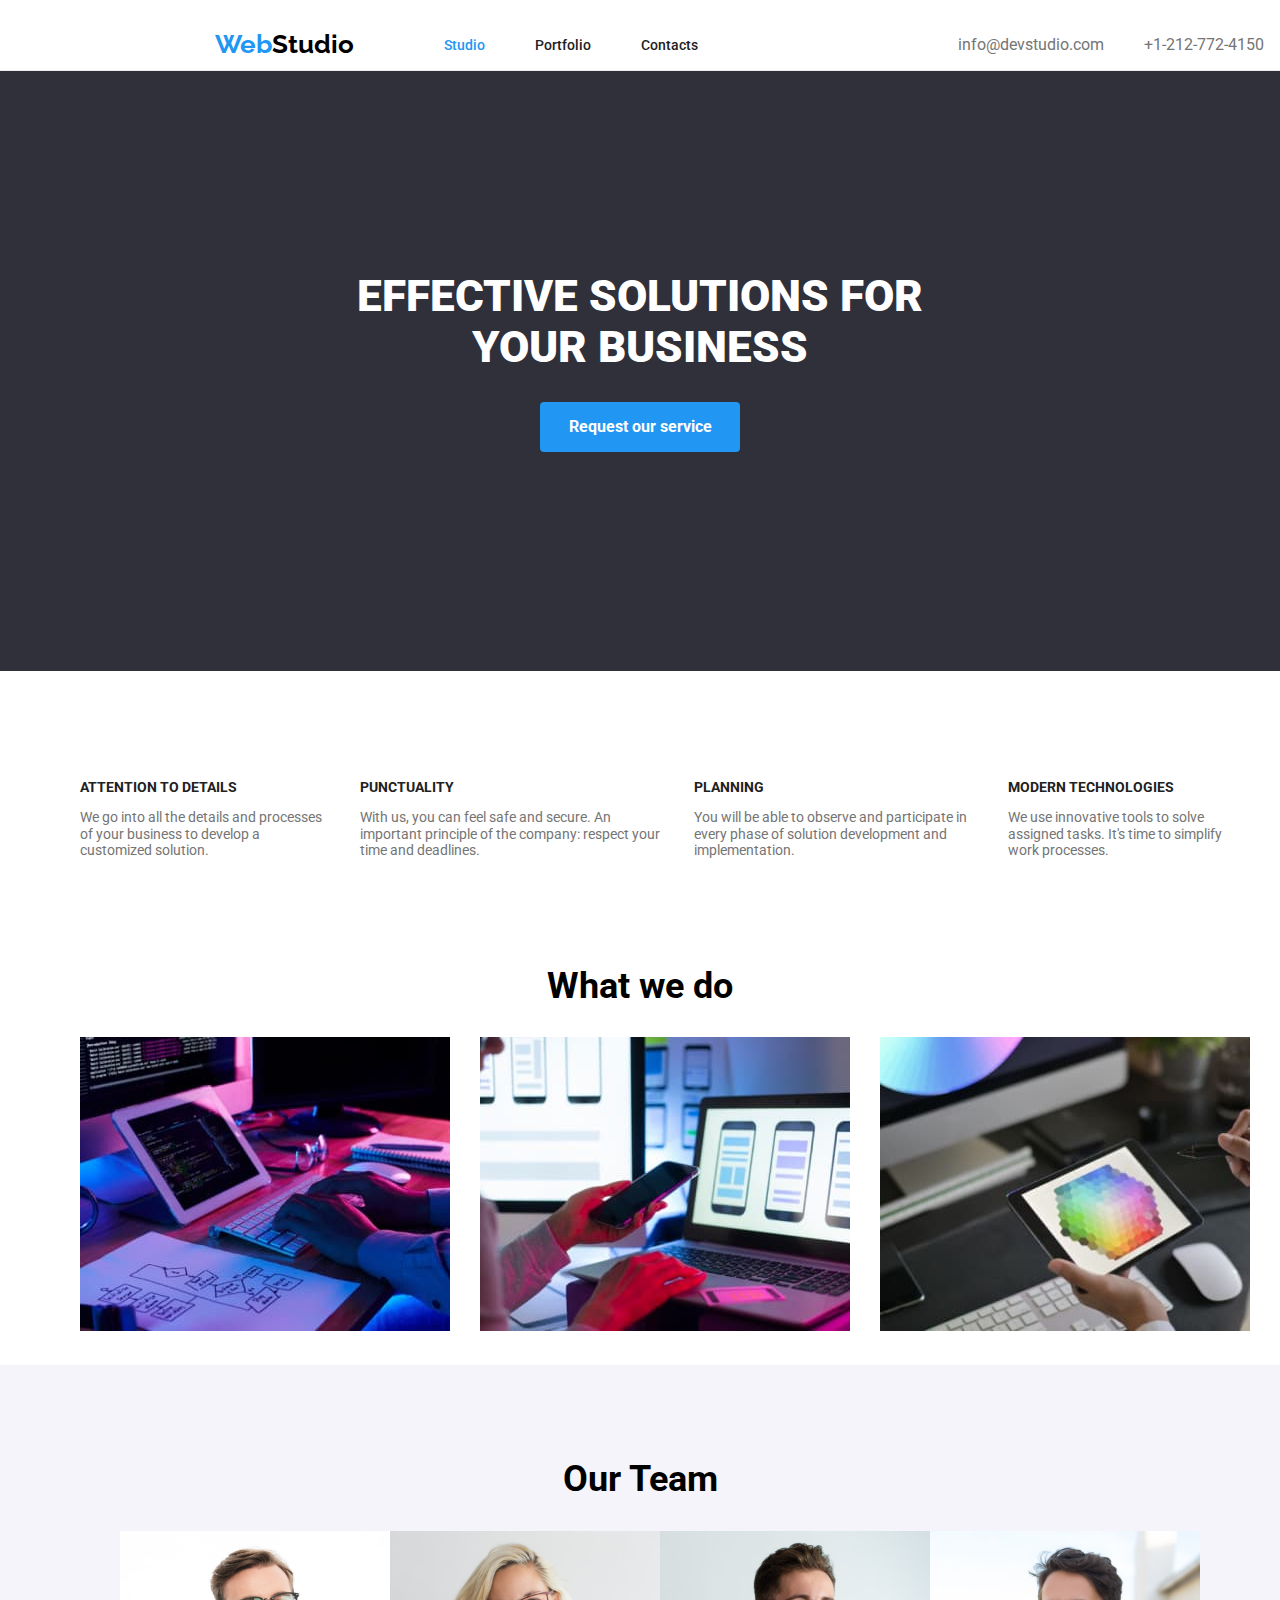
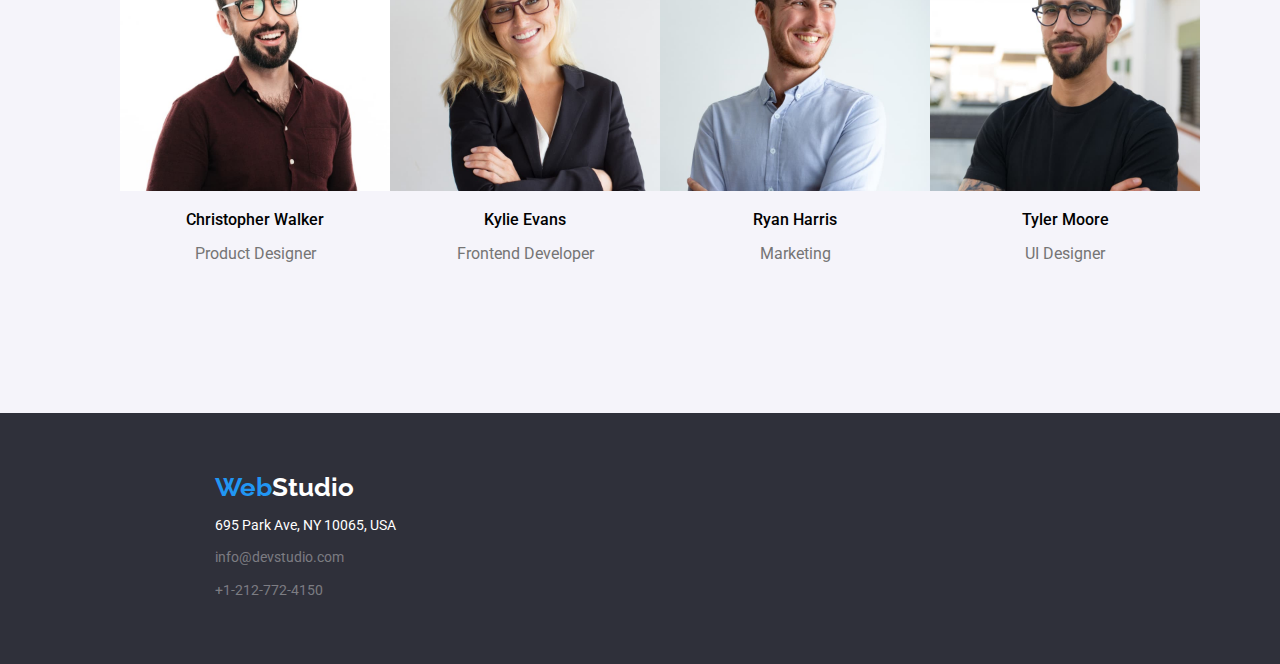
<file: index.html>
<!DOCTYPE html>
<html lang="en">
<head>
    <meta charset="UTF-8">
    <meta name="viewport" content="width=device-width, initial-scale=1.0">
    <title>WebStudio</title>
    <link rel="preconnect" href="https://fonts.googleapis.com">
    <link rel="preconnect" href="https://fonts.gstatic.com" crossorigin>
    <link href="https://fonts.googleapis.com/css2?family=Raleway:wght@700&family=Roboto:wght@400;500;700;900&display=swap" rel="stylesheet">
    <link rel="stylesheet" href="https://cdnjs.cloudflare.com/ajax/libs/modern-normalize/1.0.0/modern-normalize.min.css"/>
    <link rel="stylesheet" href="css/styles.css">
</head>
<body>
        <!-- Header section -->
    <header class="global-header">
        <a href="index.html" class="logo-header"><span class="logo-web">Web</span><span class="logo-studio">Studio</span></a>

    <div class="nav-container">
        <nav class="main-navigation">
        <ul>
            <li><a href="index.html" class="current">Studio</a></li>
            <li><a href="portfolio.html">Portfolio</a></li>
            <li><a href="#">Contacts</a></li>
        </ul>
        </nav>
    
     <div class="contact-container">
        <a href="mailto:info@devstudio.com">info@devstudio.com</a>
        <a href="tel:+1-212-772-4150">+1-212-772-4150</a>
        
     </div>
    </div>
    </header>

    <!-- Main section -->
    <main>
        <section>
            <div class="first-section">
                <h1>EFFECTIVE SOLUTIONS FOR <br>
                    YOUR BUSINESS</h1>
                    <div class="btn-horizontal">
                        <button type="button">Request our service</button>
                    </div>
                
            </div>
        </section>

        <!-- What we do section -->
       <section>
        <div class="second-section">
           <ul class="center-container">
            <li>
                <h3>ATTENTION TO DETAILS</h3>
                <p>We go into all the details and processes of your business to develop a customized solution.</p>
            </li>
        
            <li>
                <h3>PUNCTUALITY</h3>
                <p>With us, you can feel safe and secure. An important principle of the company: respect your time and deadlines.</p>
            </li>
            
       
           
            <li>
                <h3>PLANNING</h3>
                <p>You will be able to observe and participate in every phase of solution development and implementation.</p>
            </li>
            
       
           
            <li>
                <h3>MODERN TECHNOLOGIES</h3>
                <p>We use innovative tools to solve assigned tasks. It's time to simplify work processes.</p>
            </li>
            </ul>
        </div>
        
        <div class="what-we-do-container">
            <h2>What we do</h2>
                <ul>
                    <li><img src="images/keyboard.jpg" alt="Typing on keyboard" width="370" height="294"></li>
                    <li><img src="images/phone.jpg" alt="Looking at a phone" width="370" height="294"></li>
                    <li><img src="images/tablet.jpg" alt="Looking at a tablet" width="370" height="294"></li>
                </ul>
        </div>
        </section>

        <!-- Our team section -->
        <section>
        <div class="third-section">
            <h2>Our Team</h2>
            <ul>
                <li>
                <img src="images/teamcard1.jpg" alt="Team 1" width="270" height="260"><br>
                <h3>Christopher Walker</h3>
                <p>Product Designer</p>
                </li>
            
        
        
           
                <li>
                <img src="images/teamcard2.jpg" alt="Team 2" width="270" height="260"><br>
                <h3>Kylie Evans</h3>
                <p>Frontend Developer</p>
                </li>

            
        
            
                <li>
                <img src="images/teamcard3.jpg" alt="Team 3" width="270" height="260"><br>
                <h3>Ryan Harris</h3>
                <p>Marketing</p>
                </li>
            
        
            
                <li>
                <img src="images/teamcard4.jpg" alt="Team 4" width="270" height="260"><br>
                <h3>Tyler Moore</h3>
                <p>UI Designer</p>
                </li>
            </ul>
        </div>
        </section>
    </main>
        <!-- Footer section -->
    <footer>
        <div class="footer-logo">
        <a href="index.html"><span class="logo-web">Web</span><span class="logo-studio-footer">Studio</span></a>
        </div>
        <address>
        <div class="footer-contact">
            <p>695 Park Ave, NY 10065, USA <br>
                <br>
            <a href="mailto:info@devstudio.com">info@devstudio.com</a><br>
            <br>
            <a href="tel:+1-212-772-4150">+1-212-772-4150</a>
            </p>
        </div>
        </address>


    </footer>
    
</body>
</html>
</file>
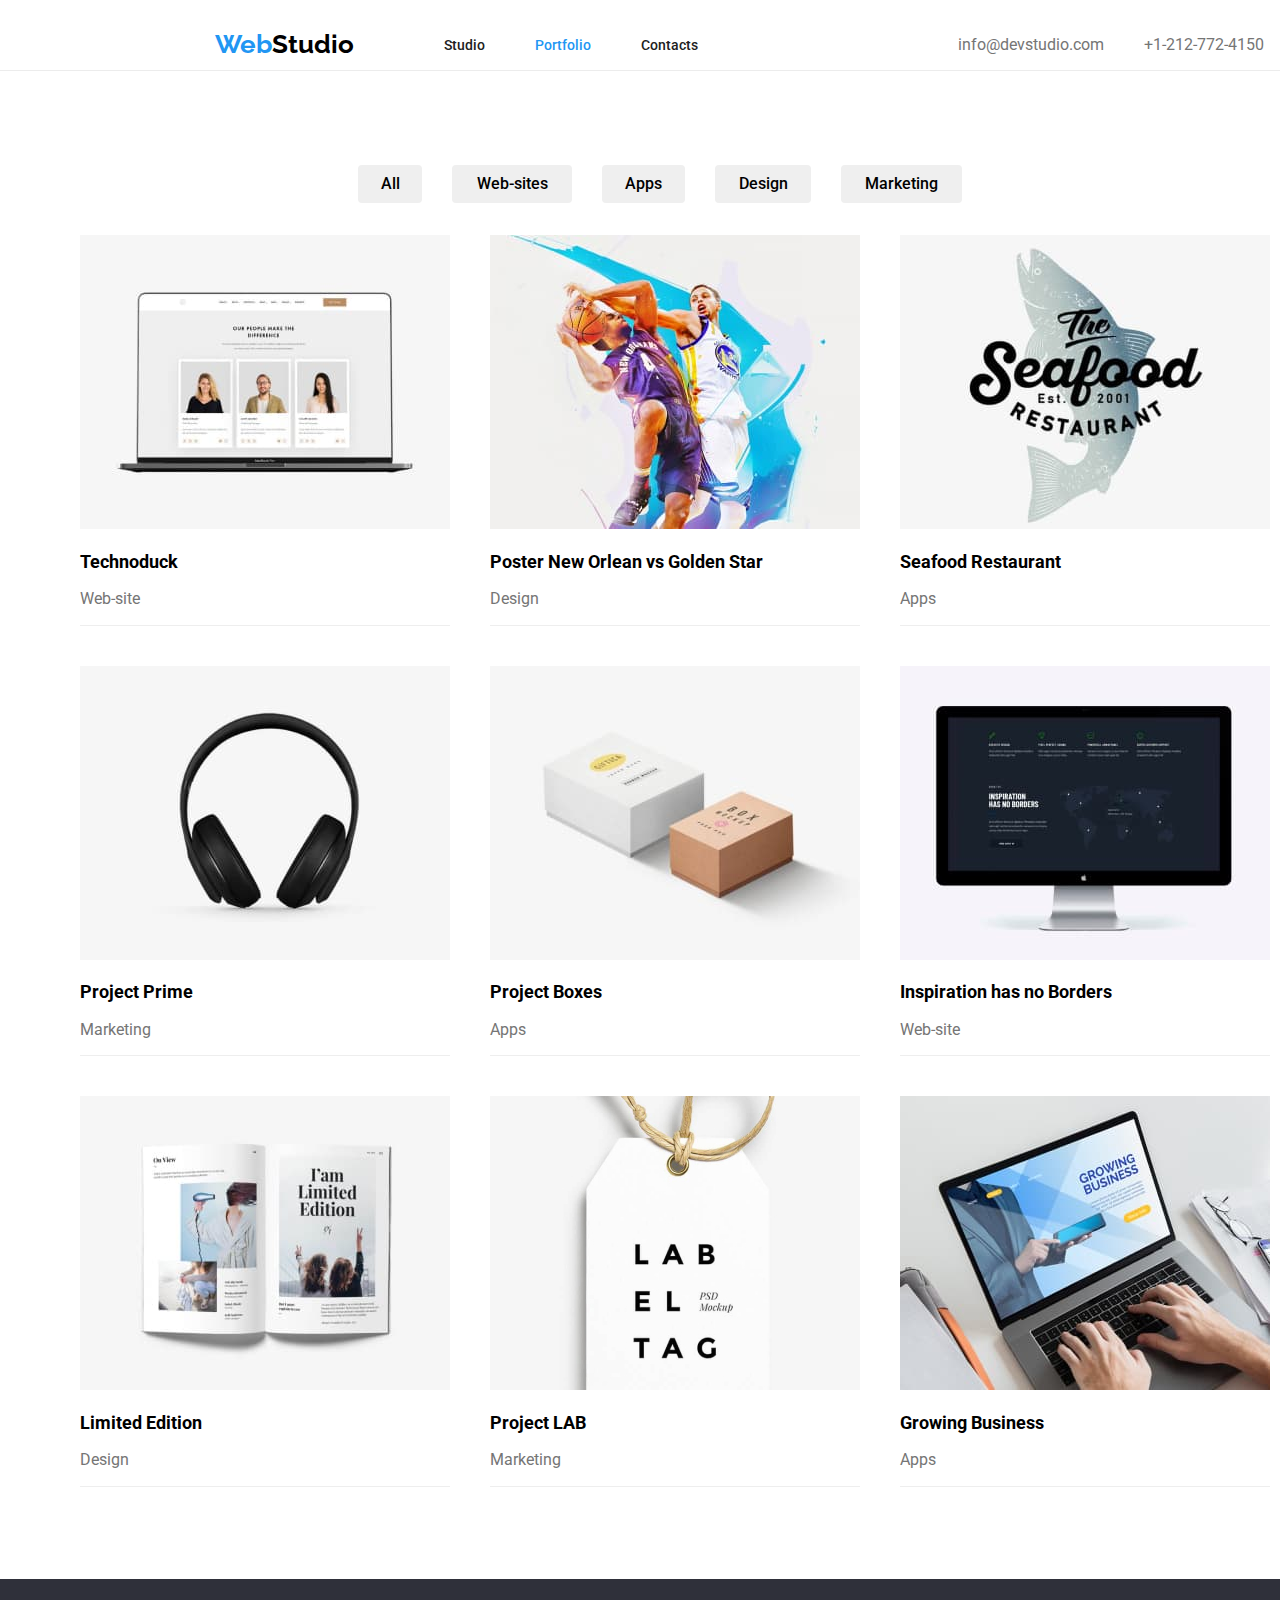
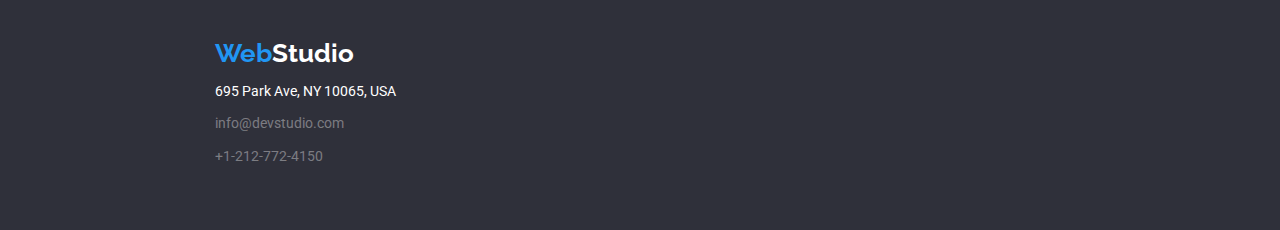
<file: portfolio.html>
<!DOCTYPE html>
<html lang="en">
<head>
    <meta charset="UTF-8">
    <meta name="viewport" content="width=device-width, initial-scale=1.0">
    <title>Portfolio</title>
    <link rel="preconnect" href="https://fonts.googleapis.com">
    <link rel="preconnect" href="https://fonts.gstatic.com" crossorigin>
    <link href="https://fonts.googleapis.com/css2?family=Raleway:wght@700&family=Roboto:wght@400;500;700;900&display=swap" rel="stylesheet">
    <link rel="stylesheet"href="https://cdnjs.cloudflare.com/ajax/libs/modern-normalize/1.0.0/modern-normalize.min.css"/>
    <link rel="stylesheet" href="css/styles.css">
</head>
<body>
    <!-- Header section -->
    <header class="global-header"> 
        <a href="index.html" class="logo-header"><span class="logo-web">Web</span><span class="logo-studio">Studio</span></a>

        <div class="nav-container">
        <nav class="main-navigation">
        <ul>
            <li><a href="index.html">Studio</a></li>
            <li><a href="portfolio.html" class="current">Portfolio</a></li>
            <li><a href="#">Contacts</a></li>
        </ul>
     </nav>

     <div class="contact-container">
     <a href="mailto:info@devstudio.com">info@devstudio.com</a>
     <a href="tel:+1-212-772-4150">+1-212-772-4150</a>
     </div>
    </div>
    </header>
    <!-- Main section -->
    <main>
        <section>
            <div class="button-filter">
                <ul>
                    <li class="all-btn"><button type="button">All</button></li>
                    <li class="web-btn"><button type="button">Web-sites</button></li>
                    <li class="apps-btn"><button type="button">Apps</button></li>
                    <li class="design-btn"><button type="button">Design</button></li>
                    <li class="marketing-btn"><button type="button">Marketing</button></li>
                </ul>
            </div>
            <div class="portfolio-images">
                <ul>
                    <li><img src="images/laptop.jpg" alt="laptop image" width="370" height="294">
                    <h3 class="poster-title">Technoduck</h3>
                    <p class="poster-description">Web-site</p>
                    </li>
                    
                    <li><img src="images/basketball.jpg" alt="basketball poster" width="370" height="294">
                        <h3 class="poster-title">Poster New Orlean vs Golden Star</h3>
                        <p class="poster-description">Design</p>
                    </li>

                    <li><img src="images/seafoodrestaurant.jpg" alt="restaurant" width="370" height="294">
                        <h3 class="poster-title">Seafood Restaurant</h3>
                        <p class="poster-description">Apps</p>
                    </li>
            
                    <li><img src="images/headset.jpg" alt="headset" width="370" height="294">
                        <h3 class="poster-title">Project Prime</h3>
                        <p class="poster-description">Marketing</p>
                    </li>

                    <li><img src="images/boxes.jpg" alt="boxes" width="370" height="294">
                        <h3 class="poster-title">Project Boxes</h3>
                        <p class="poster-description">Apps</p>
                    </li>

                    <li><img src="images/monitor.jpg" alt="monitor" width="370" height="294">
                        <h3 class="poster-title">Inspiration has no Borders </h3>
                        <p class="poster-description">Web-site</p>
                    </li>
            
                    <li><img src="images/book.jpg" alt="book" width="370" height="294">
                        <h3 class="poster-title">Limited Edition</h3>
                        <p class="poster-description">Design</p>
                    </li>

                    <li><img src="images/label.jpg" alt="label tag" width="370" height="294">
                        <h3 class="poster-title">Project LAB</h3>
                        <p class="poster-description">Marketing</p>
                    </li>

                    <li><img src="images/business.jpg" alt="business" width="370" height="294">
                        <h3 class="poster-title">Growing Business</h3>
                        <p class="poster-description">Apps</p>
                    </li>
                </ul>
            </div>
        </section>


    </main>

        <!-- Footer section -->
    <footer>
        <div class="footer-logo">
        <a href="index.html"><span class="logo-web">Web</span><span class="logo-studio-footer">Studio</span></a>
        </div>
        <address>
        <div class="footer-contact">
            <p>695 Park Ave, NY 10065, USA <br>
            <br>
            <a href="mailto:info@devstudio.com">info@devstudio.com</a><br>
            <br>
            <a href="tel:+1-212-772-4150">+1-212-772-4150</a>
            </p>
        </div>
        </address>


    </footer>
    
</body>
</html>
</file>
<file: css/styles.css>
:root {
    --text-color: #212121;
    --link-color: #757575;
    --font-family: Roboto, sans-serif;
    --font-family-logo:Raleway, sans-serif;

}


/* Header section */

.global-header{
    display: flex;
    width: 100%;
    border-bottom: 1px solid #ECECEC;
}
.global-header .main-navigation{
    display: flex;
    flex-direction: row;
    padding-left: 50px;

}

.global-header .main-navigation ul{
    display: flex;
    gap: 50px;

}

.nav-container{
    display: flex;
    width: 80%;
    align-items: center;
    justify-content: space-between;
    padding-top: 20px;
}

.contact-container{
    display: flex;
    width: 50%;
    min-width: 100%;
    align-items: center;
    justify-content: center;
    gap: 40px;
    padding-right: 100px;
    
}



.logo-header{
    display: flex;
    align-items: center;
    padding-left: 215px;
    padding-top: 20px;
}
.logo-web{
    color: #2196F3;
    font-family: var(--font-family-logo);
    font-weight: 700;
    font-size: 26px;
    
}
.logo-studio{
    color: #000000;
    font-family: var(--font-family-logo);
    font-weight: 700;
    font-size: 26px;
    
}
.current{
    color: #2196F3;
}

header a:hover{
    color: #2196F3;
}
header a {
    text-decoration: none;
    color: var(--link-color);
}

nav a{
     color: var(--text-color);
    text-decoration: none;
    font-family: var(--font-family);
    font-weight: 500;
    font-size: 14px;
}
nav a:hover{
    color: #2196F3;
}



/* Main section */
body{
    font-family: Roboto, sans-serif;
    
}


.first-section{
    background-color: #2F303A;
    width: 100%;
    height: 600px;
}
.first-section h1{
    padding-top: 200px;
}
.btn-horizontal button:hover{
    background-color: #FFFFFF;
    color: #2196F3;
    box-shadow: 0px 4px 4px 0px rgba(0, 0, 0, 0.15);
}
.btn-horizontal{
    display: flex;
    justify-content: center;
    
}
.btn-horizontal button{
    border-radius: 4px;
}
.first-section button{
    border: none;
    cursor: pointer;
    font-family: var(--font-family);
    font-weight: 700;
    font-size: 16px;
    color: #FFFFFF;
    background-color: #2196F3;
    width: 200px;
    height: 50px;

}

h1{
    font-family: var(--font-family);
    font-weight: 900;
    font-size: 44px;
    text-align: center;
    color: #FFFFFF;
    margin-top: 0%;
}

.second-section h3{
    font-family: var(--font-family);
    font-weight: 700;
    font-size: 14px;
    color: #212121;
    
}
.second-section p{
    font-family: var(--font-family);
    font-size: 14px;
    font-weight: 400;
    color: #757575;
}

.second-section{
    margin: auto;
    padding-top: 94px;
    
}
.second-section .center-container{
    display: flex;
    width: 1200px;
    gap: 30px;
    margin: auto;
    
}

.what-we-do-container{
    width: 1200px;
    margin: auto;
    margin-top: 94px;

}
.what-we-do-container ul{
    display: flex;
    gap: 30px;
}



h2{
    font-family: var(--font-family);
    font-size: 36px;
    font-weight: 700;
    text-align: center;
}

.third-section h2{
    padding-top: 94px;

}
.third-section{
    background-color: #F5F4FA;
    margin: auto;
    width: 100%;
    height: 648px;
    
}

.third-section ul{
    display: flex;
    justify-content: center;
}

.third-section h3{
    font-family: var(--font-family);
    font-weight: 500;
    font-size: 16px;
    text-align: center;
}
.third-section p{
    font-family: var(--font-family);
    font-weight: 400;
    font-size: 16px;
    color: #757575;
    text-align: center;
}



.button-filter ul li button{
    border: none;
    font-family: var(--font-family);
    font-weight: 500;
    font-size: 16px;
    cursor: pointer;
    border-radius: 4px;
    height: 38px;
    
}
.button-filter ul li button:active{
    color: #FFFFFF;
}
.button-filter ul li button:hover{
    background-color: #2196F3;
    color: #FFFFFF;

}
.button-filter ul li button:focus{
    background-color: #2196F3;
    color: #FFFFFF;
}
ul{
    list-style-type: none
}

.button-filter ul{
    display: flex;
    justify-content: center;
    gap: 30px;
    margin-top: 94px;

}
/* PORTFOLIO BUTTONS */
.all-btn button{
    width: 64px;
}
.web-btn button{
    width: 120px;
}
.apps-btn button{
    width: 83px;
}
.design-btn button{
    width: 96px;
}
.marketing-btn button{
    width: 121px;
}

.portfolio-images{
    display: grid;
    margin: auto;
    width: 1200px;
    height: 1360px;
    padding-bottom: 94px;
}
.portfolio-images ul{
    display: grid;
    grid-template-columns: 370px 370px 370px;
    column-gap: 40px;  
    gap: 40px;
}
.portfolio-images ul li{
    border-bottom: 1px solid #EEEEEE;
}
   


.poster-title{
    font-family: var(--font-family);
    font-weight: 700;
    font-size: 18px;
}

.poster-description{
    color: var(--link-color);
    font-family: var(--font-family);
    font-weight: 400;
    font-size: 16px;
}




/* Footer section */
footer{
    background-color: #2F303A;
    color: #FFFFFF;
    font-family: var(--font-family);
    font-weight: 400;
    font-size: 14px;
    width: 100%;
    height: 251px;
}
footer a:hover{
    color: #2196F3;
}
footer a {
    text-decoration: none;
    color: #ffffff60;
    font-size: 14px;
    font-family: var(--font-family);
    font-weight: 400;
    
}


.logo-studio-footer{
    color: #FFFFFF;
     font-family: var(--font-family-logo);
    font-weight: 700;
    font-size: 26px;
}

footer address p{
    font-family: var(--font-family);
    font-size: 14px;
    font-weight: 400;
}

footer address{
    font-style: normal;
    
}
.footer-contact{
    padding-left: 215px;
    
}

.footer-logo{
    padding-top: 60px;
    padding-left: 215px;
}
</file>
